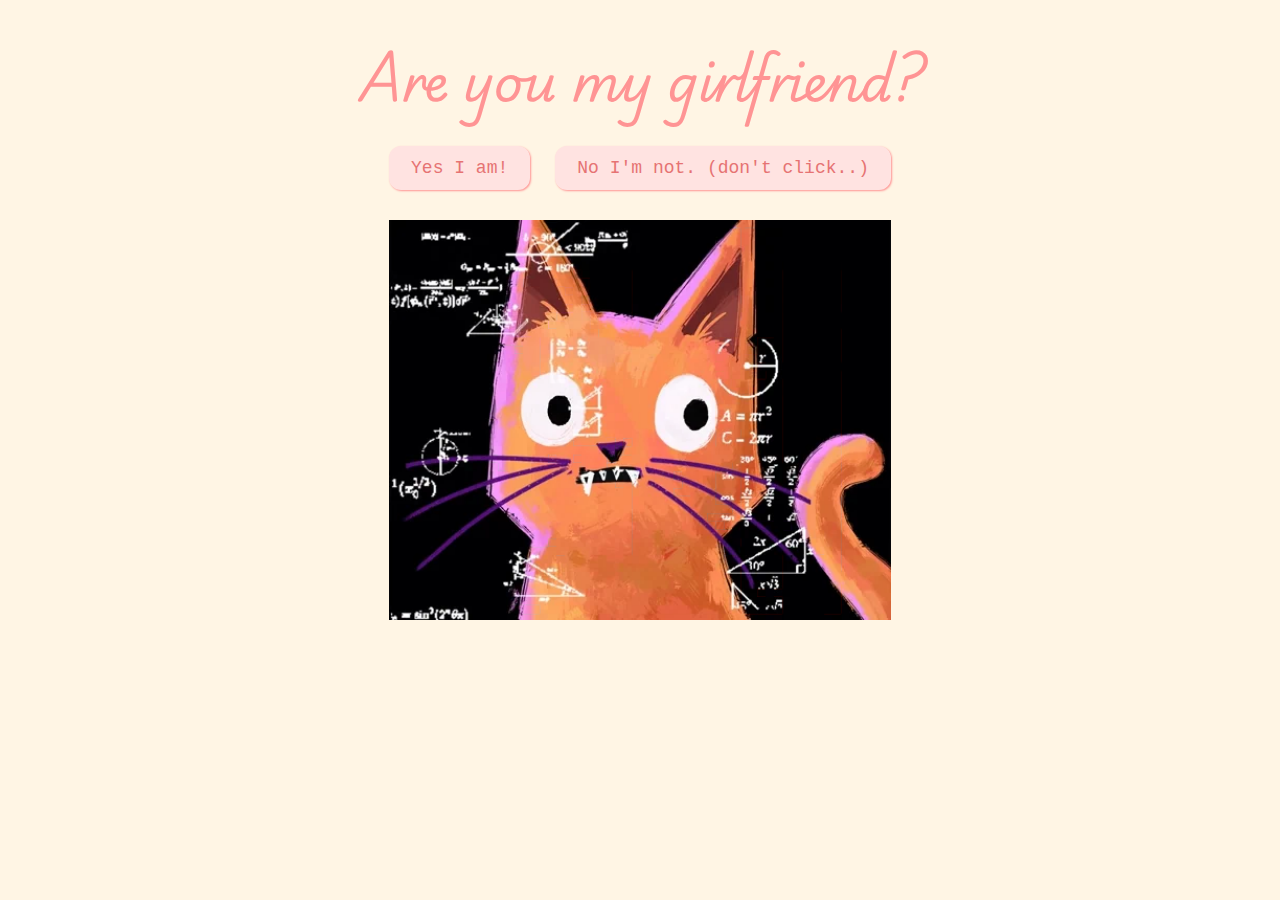
<file: index.html>
<!DOCTYPE html>
<html lang="en">

<head>
    <meta charset="UTF-8" />
    <meta name="viewport" content="width=device-width, initial-scale=1.0" />
    <title>Be My Valentine</title>
    <link rel="stylesheet" href="css/index.css" />
    <link rel="preconnect" href="https://fonts.googleapis.com">
    <link rel="preconnect" href="https://fonts.gstatic.com" crossorigin>
    <link href="https://fonts.googleapis.com/css2?family=Playwrite+AU+NSW:wght@100..400&display=swap" rel="stylesheet">
</head>

<body>
    <div id="valentineQuestion"><b>Are you my girlfriend?</b></div>
    <button class="answerButton" onclick="location.href='yay.html'">
        Yes I am!
    </button>
    <button class="answerButton" id="noButton">No I'm not. (don't click..)</button>
    <br />
    <img src="images/catthink.gif" alt="cat asking question" class="responsive" />

    <script>
        document
            .getElementById("noButton")
            .addEventListener("click", function () {
                var yesButton = document.querySelector(
                    'button[onclick*="yay.html"]'
                );
                var currentFontSize = parseInt(
                    window.getComputedStyle(yesButton).fontSize
                );
                yesButton.style.fontSize = currentFontSize + 10 + "px"; // Increase font size by 5px
            });
    </script>
</body>

</html>
</file>
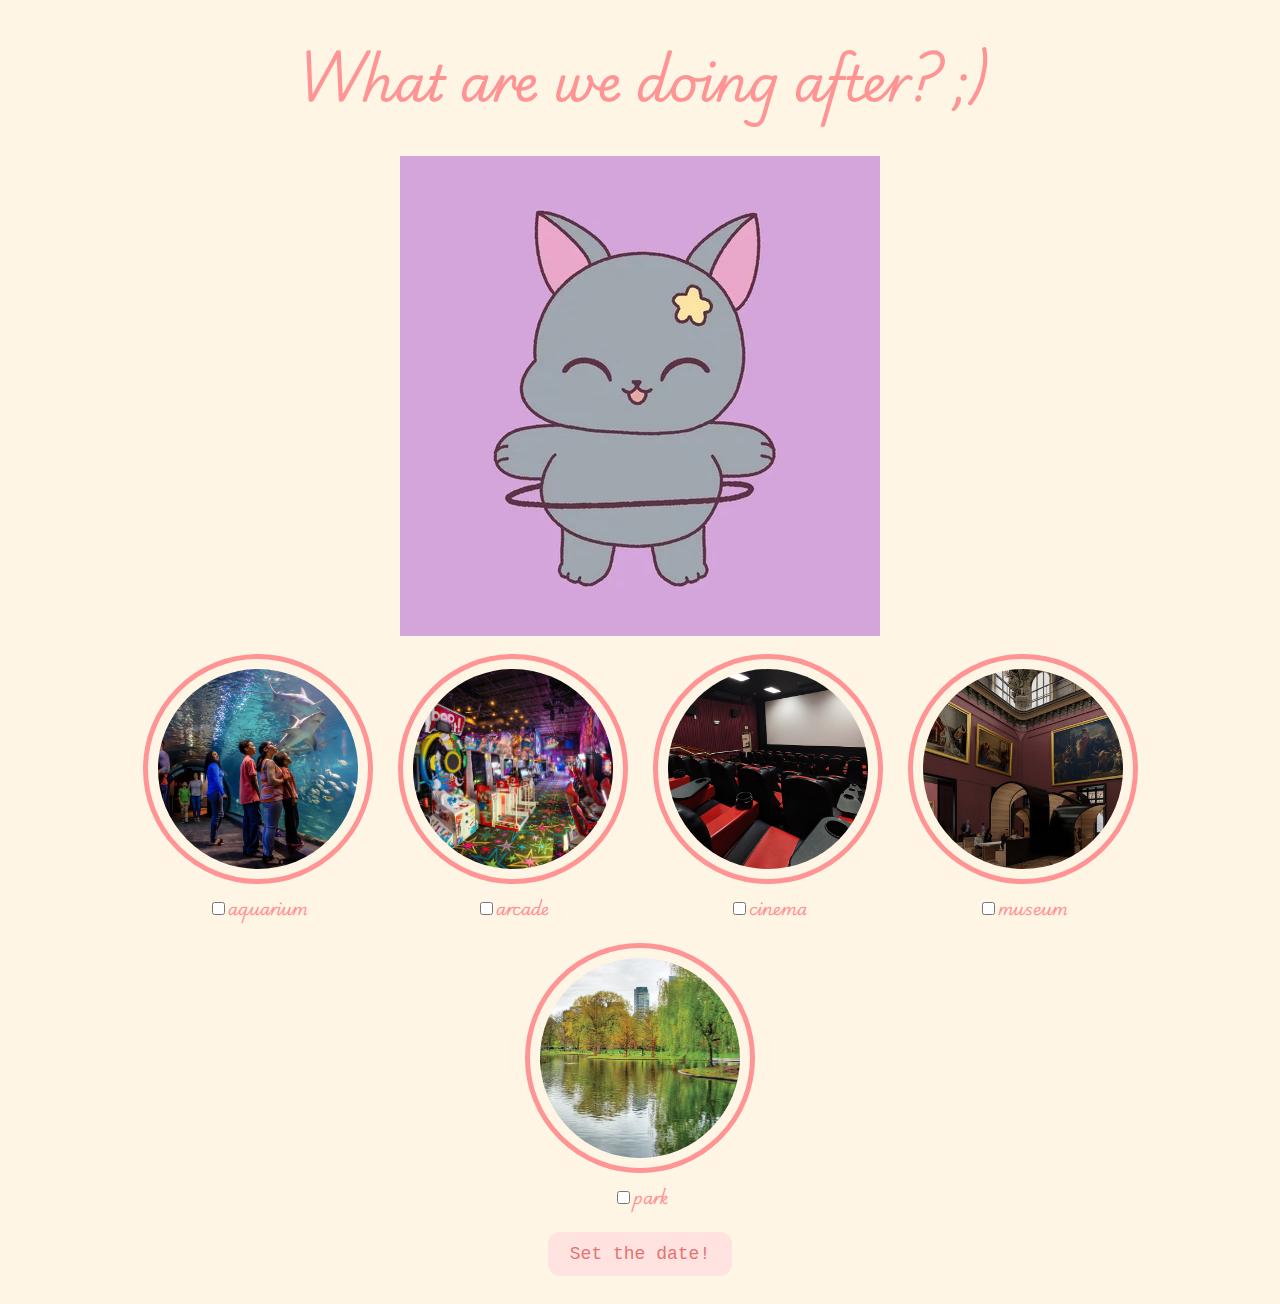
<file: activities.html>
<!DOCTYPE html>
<html lang="en">
  <head>
    <meta charset="UTF-8" />
    <meta name="viewport" content="width=device-width, initial-scale=1.0" />
    <title>Activities</title>
    <link rel="stylesheet" href="css/activities.css" />
    <link rel="preconnect" href="https://fonts.googleapis.com">
    <link rel="preconnect" href="https://fonts.gstatic.com" crossorigin>
    <link href="https://fonts.googleapis.com/css2?family=Playwrite+AU+NSW:wght@100..400&display=swap" rel="stylesheet">
  </head>
  <body>
    <div id="activityquestion"><b>What are we doing after? ;)</b></div>
    <img src="images/catdance.jpg" alt="cat dance" class="responsive" />
    <div class="activities-selection">
      <div class="activity-item">
        <img src="images/activities/aquarium.jpg" alt="aquarium" />
        <label
          ><input
            type="checkbox"
            name="activities"
            value="aquarium"
          />aquarium</label
        >
      </div>
      <div class="activity-item">
        <img src="images/activities/arcade.jpg" alt="arcade" />
        <label
          ><input
            type="checkbox"
            name="activities"
            value="arcade"
          />arcade</label
        >
      </div>
      <div class="activity-item">
        <img src="images/activities/cinema.jpg" alt="cinema" />
        <label
          ><input
            type="checkbox"
            name="activities"
            value="cinema"
          />cinema</label
        >
      </div>
      <div class="activity-item">
        <img src="images/activities/museum.jpg" alt="museum" />
        <label
          ><input
            type="checkbox"
            name="activities"
            value="museum"
          />museum</label
        >
      </div>
      <div class="activity-item">
        <img src="images/activities/park.jpg" alt="park" />
        <label
          ><input
            type="checkbox"
            name="activities"
            value="park"
          />park</label
        >
      </div>
    </div>
    <button class="button" onclick="location.href='flowerpage.html'">
      Set the date!
    </button>
  </body>
</html>
</file>
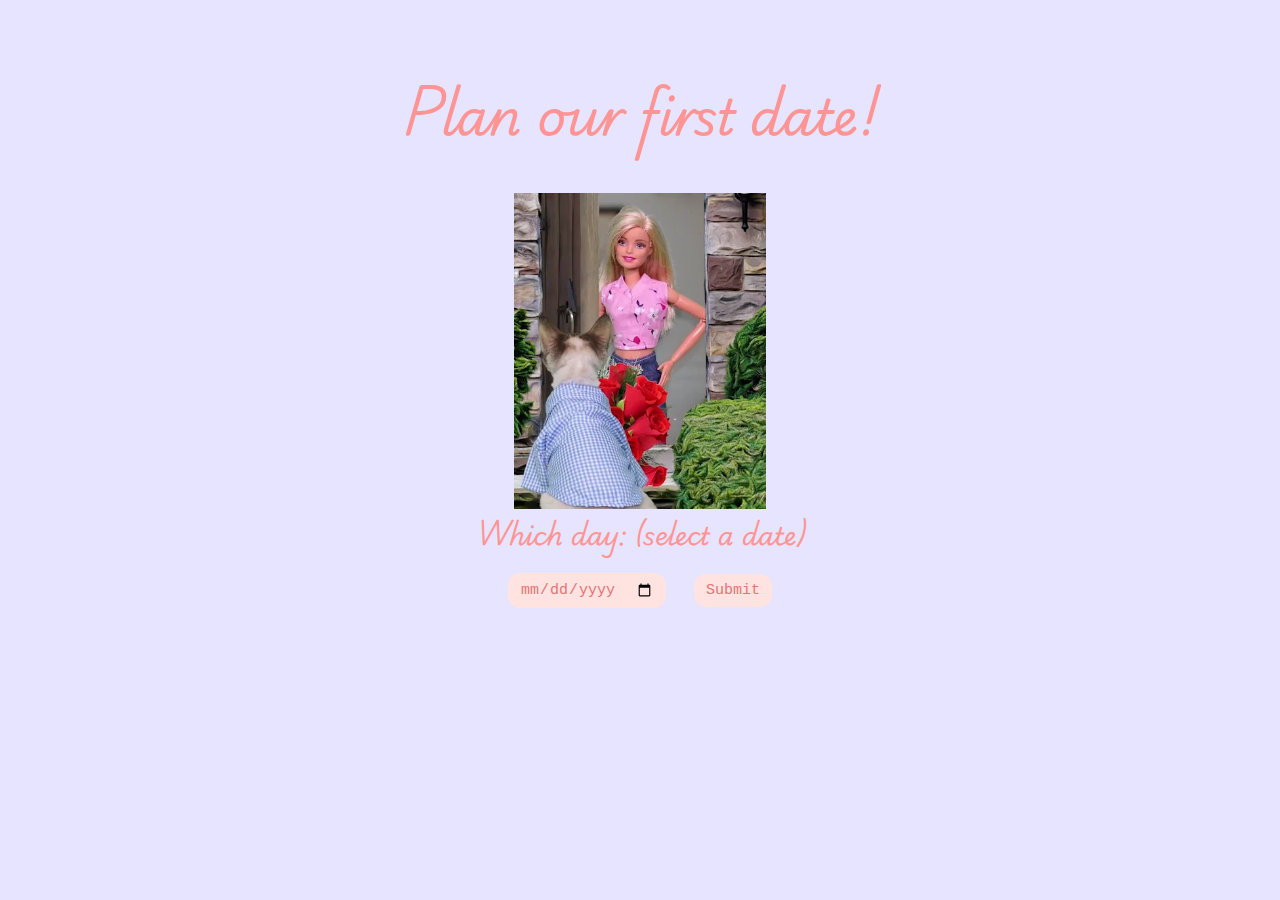
<file: date.html>
<!DOCTYPE html>
<html lang="en">
  <head>
    <meta charset="UTF-8" />
    <meta name="viewport" content="width=device-width, initial-scale=1.0" />
    <title>Date</title>
    <link rel="stylesheet" href="css/date.css" />
    <link rel="preconnect" href="https://fonts.googleapis.com">
    <link rel="preconnect" href="https://fonts.gstatic.com" crossorigin>
    <link href="https://fonts.googleapis.com/css2?family=Playwrite+AU+NSW:wght@100..400&display=swap" rel="stylesheet">
  </head>
  <body>
    <h1 title="choose a date">Plan our first date! </h1>
    <img src="images/date.gif" alt="cat asking question" class="responsive" />
    <form class="form-group">
      <label>Which day: (select a date)</label>
      <div>
        <input type="date" />
        <button class="button" type="submit" formaction="food.html">
          Submit
        </button>
      </div>
    </form>
  </body>
</html>
</file>
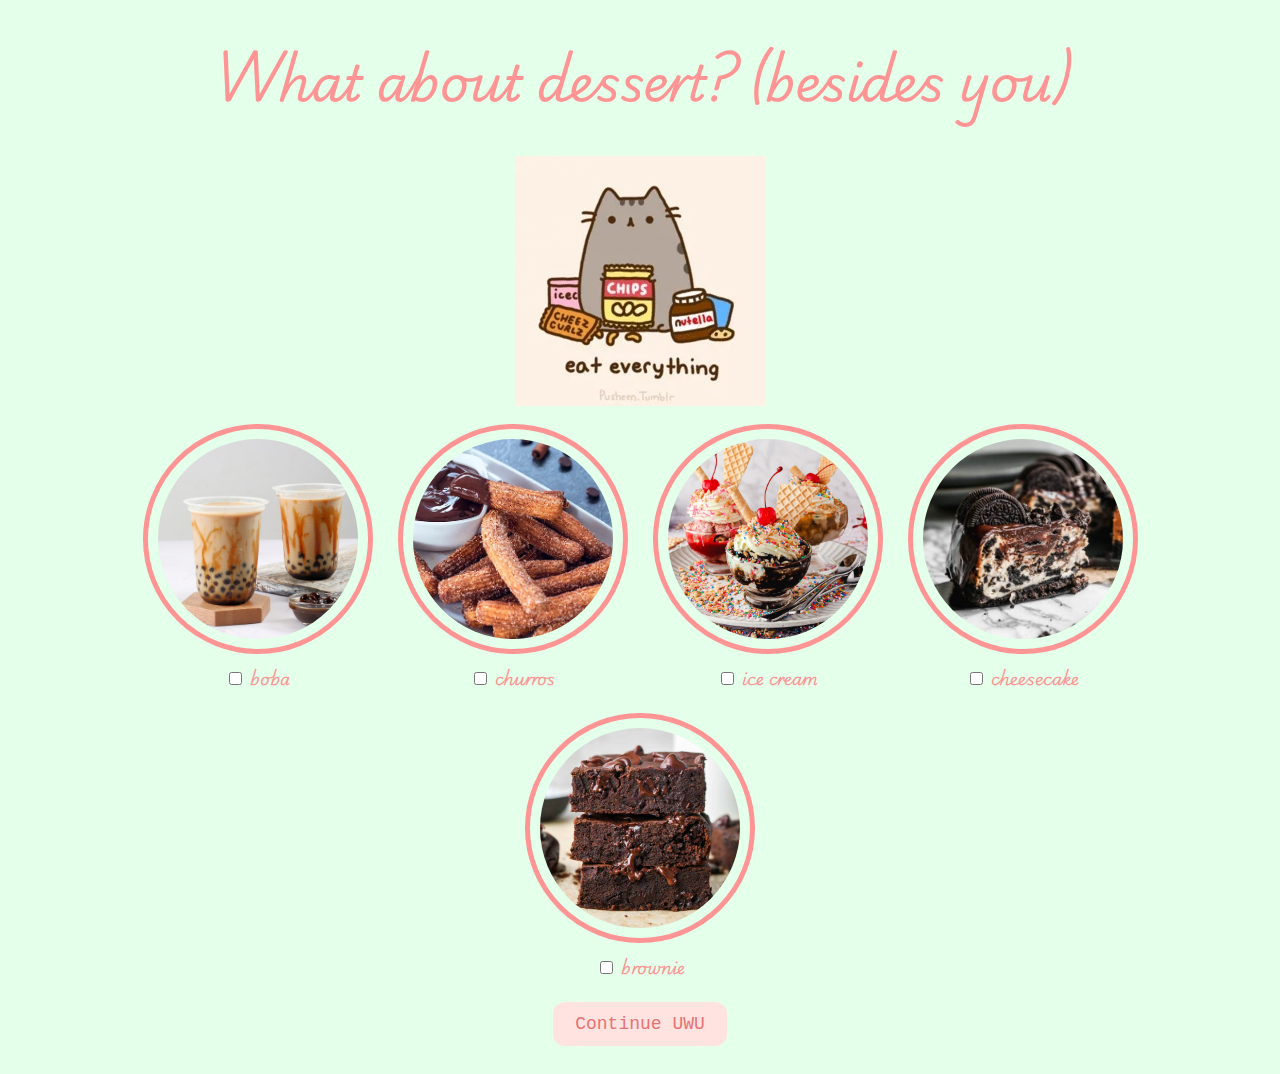
<file: dessert.html>
<!DOCTYPE html>
<html lang="en">
  <head>
    <meta charset="UTF-8" />
    <meta name="viewport" content="width=device-width, initial-scale=1.0" />
    <title>Dessert</title>
    <link rel="stylesheet" href="css/dessert.css" />
    <link rel="preconnect" href="https://fonts.googleapis.com">
    <link rel="preconnect" href="https://fonts.gstatic.com" crossorigin>
    <link href="https://fonts.googleapis.com/css2?family=Playwrite+AU+NSW:wght@100..400&display=swap" rel="stylesheet">
  </head>
  <body>
    <div id="dessertquestion">What about dessert? (besides you)</div>

    <img src="images/catdessert.jpg" alt="cat dessert" class="responsive" />

    <div class="dessert-selection">
      <div class="dessert-item">
        <img src="images/food/boba.jpg" alt="boba" />
        <label
          ><input type="checkbox" name="dessert" value="boba" /> boba</label
        >
      </div>
      <div class="dessert-item">
        <img src="images/food/churros.jpg" alt="churro" />
        <label
          ><input type="checkbox" name="dessert" value="churro" /> churros</label
        >
      </div>
      <div class="dessert-item">
        <img src="images/food/icecream.jpg" alt="icecream" />
        <label
          ><input type="checkbox" name="dessert" value="icecream" /> ice cream</label
        >
      </div>
      <div class="dessert-item">
        <img src="images/food/cheesecake.jpg" alt="cheesecake" />
        <label
          ><input type="checkbox" name="dessert" value="cheesecake" /> cheesecake</label
        >
      </div>
      <div class="dessert-item">
        <img src="images/food/brownie.jpg" alt="brownie" />
        <label
          ><input type="checkbox" name="dessert" value="brownie" />
          brownie</label
        >
      </div>
    </div>
    <button class="button" onclick="location.href='activities.html'">
      Continue UWU
    </button>
  </body>
</html>
</file>
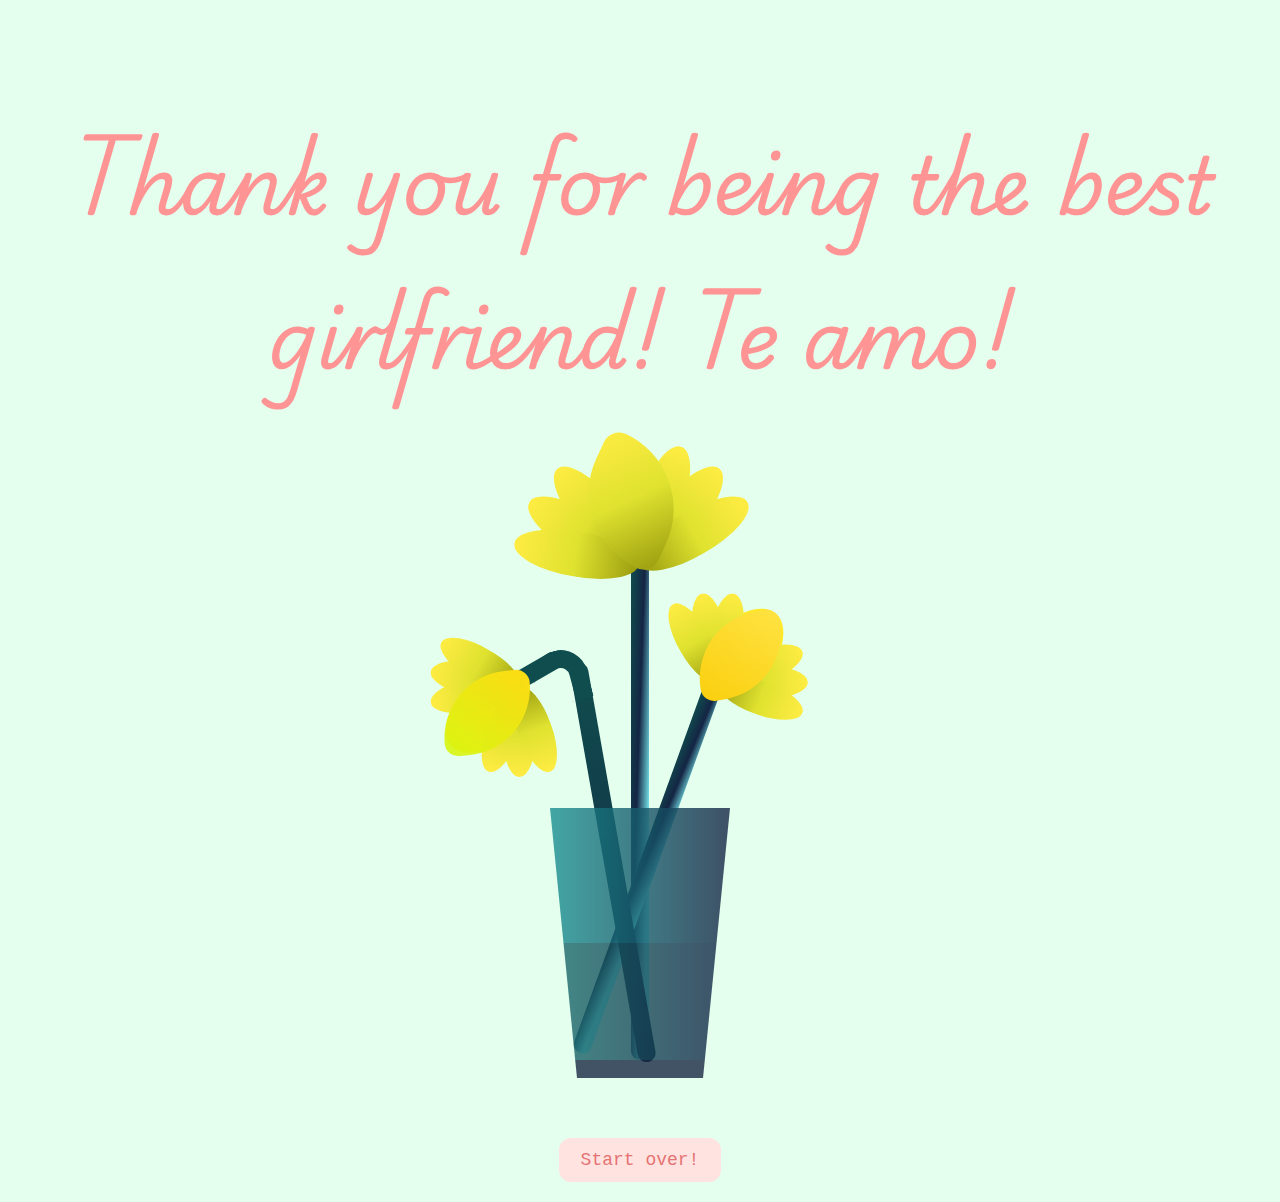
<file: flowerpage.html>
<!DOCTYPE html>
<html lang="en">
  <head>
    <meta charset="UTF-8" />
    <meta name="viewport" content="width=device-width, initial-scale=1.0" />
    <title>Document</title>
    <link rel="stylesheet" href="css/flower.css" />
    <link rel="preconnect" href="https://fonts.googleapis.com">
    <link rel="preconnect" href="https://fonts.gstatic.com" crossorigin>
    <link href="https://fonts.googleapis.com/css2?family=Playwrite+AU+NSW:wght@100..400&display=swap" rel="stylesheet">
  </head>
  <body>
    <div id="thankyou"><b>Thank you for being the best girlfriend! Te amo!</b></div>
    <div class="flower">
      <div class="f-wrapper">
        <div class="flower__line"></div>
        <div class="f">
          <div class="flower__leaf flower__leaf--1"></div>
          <div class="flower__leaf flower__leaf--2"></div>
          <div class="flower__leaf flower__leaf--3"></div>
          <div class="flower__leaf flower__leaf--4"></div>
          <div class="flower__leaf flower__leaf--5"></div>
          <div class="flower__leaf flower__leaf--6"></div>
          <div class="flower__leaf flower__leaf--7"></div>
          <div
            class="flower__leaf flower__leaf--8 flower__fall-down--yellow"
          ></div>
        </div>
      </div>

      <div class="f-wrapper f-wrapper--2">
        <div class="flower__line"></div>
        <div class="f">
          <div class="flower__leaf flower__leaf--1"></div>
          <div class="flower__leaf flower__leaf--2"></div>
          <div class="flower__leaf flower__leaf--3"></div>
          <div class="flower__leaf flower__leaf--4"></div>
          <div class="flower__leaf flower__leaf--5"></div>
          <div class="flower__leaf flower__leaf--6"></div>
          <div class="flower__leaf flower__leaf--7"></div>
          <div
            class="flower__leaf flower__leaf--8 flower__fall-down--pink"
          ></div>
        </div>
      </div>

      <div class="f-wrapper f-wrapper--3">
        <div class="flower__line"></div>
        <div class="f">
          <div class="flower__leaf flower__leaf--1"></div>
          <div class="flower__leaf flower__leaf--2"></div>
          <div class="flower__leaf flower__leaf--3"></div>
          <div class="flower__leaf flower__leaf--4"></div>
          <div class="flower__leaf flower__leaf--5"></div>
          <div class="flower__leaf flower__leaf--6"></div>
          <div class="flower__leaf flower__leaf--7"></div>
          <div
            class="flower__leaf flower__leaf--8 flower__fall-down--purple"
          ></div>
        </div>
      </div>
      <div class="flower__glass"></div>
    </div>
    <button class="button" onclick="location.href='index.html'">
      Start over!
    </button>
  </body>
</html>
</file>
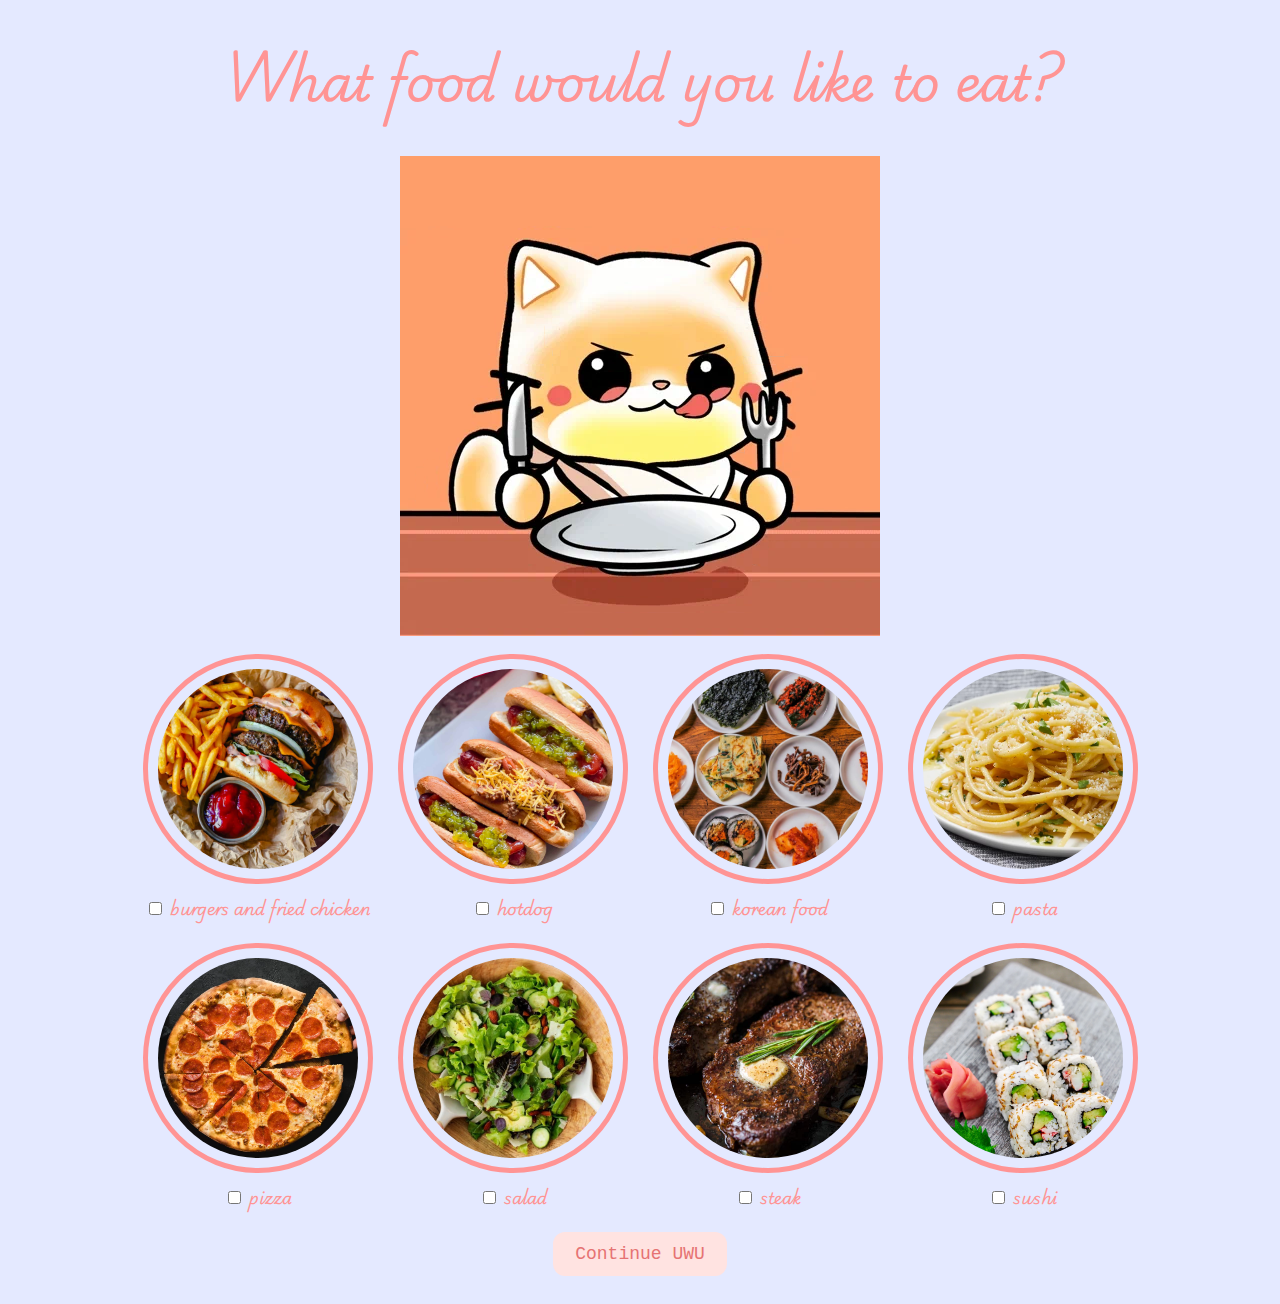
<file: food.html>
<!DOCTYPE html>
<html lang="en">
  <head>
    <meta charset="UTF-8" />
    <meta name="viewport" content="width=device-width, initial-scale=1.0" />
    <title>Food Selection</title>
    <link rel="stylesheet" href="css/food.css" />
    <link rel="preconnect" href="https://fonts.googleapis.com">
    <link rel="preconnect" href="https://fonts.gstatic.com" crossorigin>
    <link href="https://fonts.googleapis.com/css2?family=Playwrite+AU+NSW:wght@100..400&display=swap" rel="stylesheet">
  </head>
  <body>
    <div id="foodquestion">
      <b>What food would you like to eat?</b>
    </div>

    <img src="images/hungrycat.jpg" alt="cat hungry" class="responsive" />

    <div class="food-selection">
      <div class="food-item">
        <img src="images/food/burger.jpg" alt="Burgers, fries and fried chicken" />
        <label
          ><input
            type="checkbox"
            name="food"
            value="Burgers, fries and fried chicken"
          />
          burgers and fried chicken</label
        >
      </div>
      <div class="food-item">
        <img src="images/food/hotdog.jpg" alt="dog" />
        <label
          ><input type="checkbox" name="food" value="hotdog" /> hotdog</label
        >
      </div>
      <div class="food-item">
        <img src="images/food/korean.jpg" alt="koreanfood" />
        <label
          ><input type="checkbox" name="food" value="Korean food" /> korean
          food</label
        >
      </div>
      <div class="food-item">
        <img src="images/food/pasta.jpg" alt="pasta" />
        <label><input type="checkbox" name="food" value="pasta" /> pasta</label>
      </div>
      <div class="food-item">
        <img src="images/food/pizza.jpg" alt="pizza" />
        <label><input type="checkbox" name="food" value="pizza" /> pizza</label>
      </div>
      <div class="food-item">
        <img src="images/food/salad.jpg" alt="salad" />
        <label><input type="checkbox" name="food" value="salad" /> salad</label>
      </div>
      <div class="food-item">
        <img src="images/food/steak.jpg" alt="steak" />
        <label><input type="checkbox" name="food" value="steak" /> steak</label>
      </div>
      <div class="food-item">
        <img src="images/food/sushi.jpg" alt="sushi" />
        <label><input type="checkbox" name="food" value="sushi" /> sushi</label>
      </div>
    </div>
    <button class="button" onclick="location.href='dessert.html'">
      Continue UWU
    </button>
  </body>
</html>
</file>
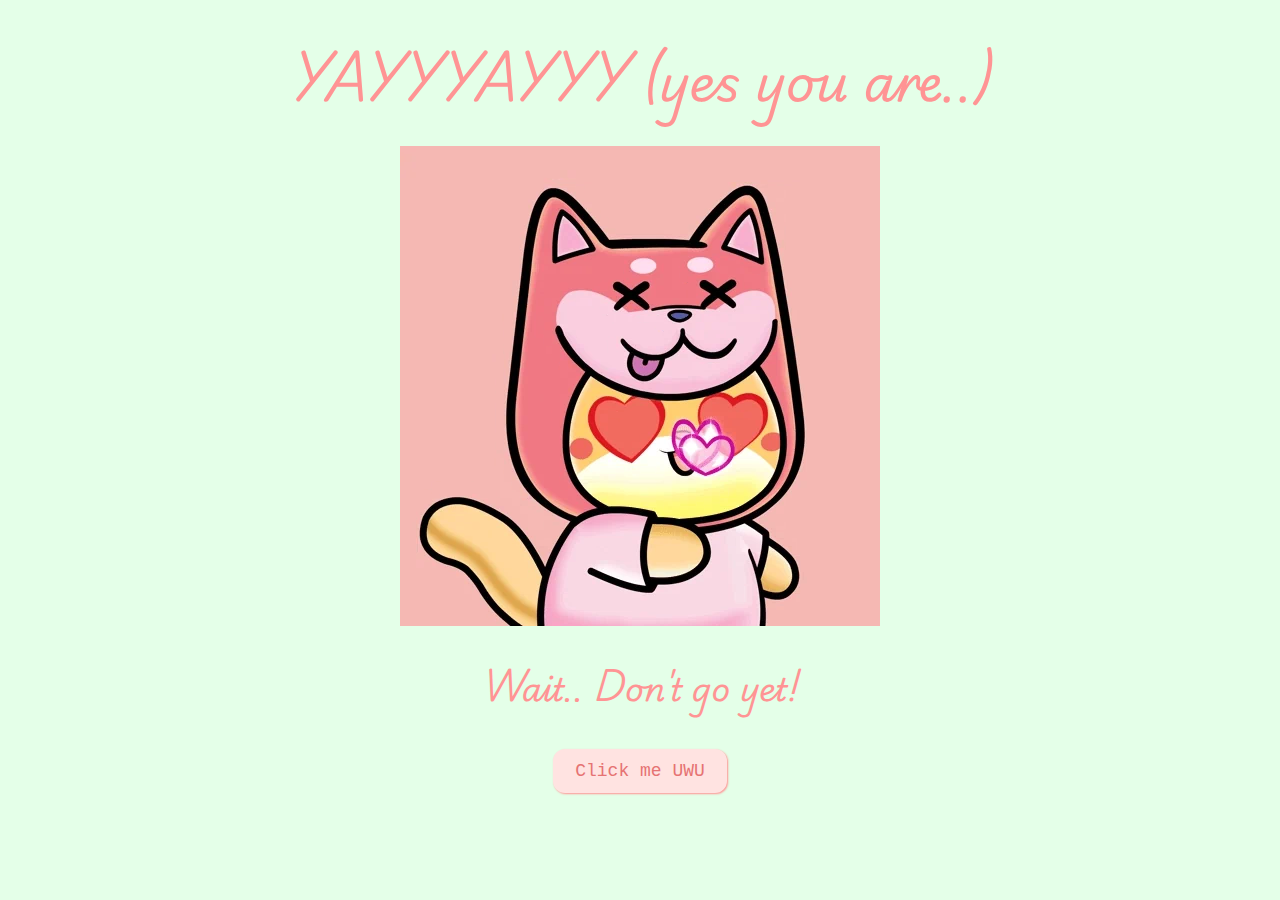
<file: yay.html>
<!DOCTYPE html>
<html lang="en">
  <head>
    <meta charset="UTF-8" />
    <meta name="viewport" content="width=device-width, initial-scale=1.0" />
    <title>Thank you</title>
    <link rel="stylesheet" href="css/yay.css" />
    <link rel="preconnect" href="https://fonts.googleapis.com">
    <link rel="preconnect" href="https://fonts.gstatic.com" crossorigin>
    <link href="https://fonts.googleapis.com/css2?family=Playwrite+AU+NSW:wght@100..400&display=swap" rel="stylesheet">
  </head>
  <body>
    <div id="thankyou"><b>YAYYYAYYY (yes you are..)</b></div>

    <img id="rizz" src="images/catlove.gif" alt="rizzler god" class="responsive" />
    <br />
    <!-- <audio controls autoplay loop>
      <source src="congratulations.mp3" type="audio/mpeg" />
      Your browser does not support the audio element.
    </audio> -->
    <h1>Wait.. Don't go yet!</h1>
    <button class="button" onclick="location.href='date.html'">
      Click me UWU
    </button>
  </body>
</html>
</file>
<file: css/index.css>
body {
    text-align: center;
    margin-top: 30px;
    font-family: "Playwrite AU NSW";
    background-color: #fff5e4;
    color: #ff9494;
  }
  
  img {
    height: 400px;
    width: auto;
    padding: 10px;
  }
  
  #valentineQuestion {
    font-size: 50px;
    margin-bottom: 10px;
  }
  .answerButton {
    padding: 10px 20px;
    font-size: 18px;
    cursor: pointer;
    margin: 10px;
    font-family: "courier";
    margin-bottom: 20px;
    background-color: #ffe3e1;
    color: #e67373;
    border-radius: 12px;
    border: 2px solid #ffe3e1;
    box-shadow: 1px 1px 2px #ff9494;
    transition: 0.3s;
  }
  
  .answerButton:hover {
    background-color: #ff9494;
    color: #ffe3e1;
    border: 2px solid #ff9494;
    box-shadow: 1px 1px 2px #ffe3e1;
  }
</file>
<file: css/activities.css>
body {
    text-align: center;
    margin-top: 30px;
    font-family: "Playwrite AU NSW";
    background-color: #fff5e4;
    color: #ff9494;
  }
  #activityquestion {
    font-size: 50px;
    margin-bottom: 30px;
  }
  .activity-item {
    display: inline-block;
    margin: 10px;
    vertical-align: top;
    color: #ff9494;
  }
  .activity-item img {
    height: 200px;
    width: 200px;
    border-radius: 50%;
    border: 5px solid #ff9494;
    object-fit: cover;
    padding: 10px;
  }
  .activity-item label {
    display: block;
  }
  .button {
    padding: 10px 20px;
    font-size: 18px;
    cursor: pointer;
    margin: 10px;
    font-family: "courier";
    margin-bottom: 20px;
    background-color: #ffe3e1;
    color: #e67373;
    border-radius: 12px;
    border: 2px solid #ffe3e1;
  }
</file>
<file: css/date.css>
body {
    text-align: center;
    margin-top: 30px;
    font-family: "Playwrite AU NSW";
    background-color: #e6e4ff;
    color: #ff9494;
    display: flex;
    flex-direction: column;
  }
  h1 {
    font-size: 50px;
  }
  
  form .header {
    width: 100%;
    display: flex;
    font-size: 20px;
    margin-bottom: 20px;
    color: #ff9494;
  }

  .responsive {
    max-width: 20%;
    height: auto;
    display: block;
    margin-left: auto;
    margin-right: auto;
  }
  
  .form-group {
    display: flex;
    flex-direction: column;
    justify-content: center;
    font-size: 25px;
  }
  
  .button {
    padding: 6px 10px;
    font-size: 15px;
    cursor: pointer;
    margin: 10px;
    font-family: "courier";
    margin-bottom: 10px;
    background-color: #ffe3e1;
    color: #e67373;
    border-radius: 12px;
    border: 2px solid #ffe3e1;
    transition: 0.3s;
  }
  
  .button:hover {
    background-color: #ff9494;
    color: #ffe3e1;
    border: 2px solid #ff9494;
  }
  
  input[type="date"] {
    padding: 6px 10px;
    font-size: 15px;
    cursor: pointer;
    margin: 10px;
    font-family: "courier";
    margin-bottom: 10px;
    background-color: #ffe3e1;
    color: #e67373;
    border-radius: 12px;
    border: 2px solid #ffe3e1;
  }
</file>
<file: css/dessert.css>
body {
    text-align: center;
    margin-top: 30px;
    font-family: "Playwrite AU NSW";
    background-color: #e4ffea;
    color: #ff9494;
  }
  #dessertquestion {
    font-size: 50px;
    margin-bottom: 30px;
    font-weight: bold;
  }
  .dessert-item {
    display: inline-table;
    margin: 10px;
    vertical-align: top;
    color: #ff9494;
  }
  .dessert-item img {
    height: 200px;
    width: 200px;
    border-radius: 50%;
    border: 5px solid #ff9494;
    object-fit: cover;
    padding: 10px;
  }
  .dessert-item label {
    display: block;
  }
  .button {
    padding: 10px 20px;
    font-size: 18px;
    cursor: pointer;
    margin: 10px;
    font-family: "courier";
    margin-bottom: 20px;
    background-color: #ffe3e1;
    color: #e67373;
    border-radius: 12px;
    border: 2px solid #ffe3e1;
  }
</file>
<file: css/flower.css>
*,
*::after,
*::before{
    padding: 0;
    margin: 0;
    box-sizing: border-box;
}

:root{
    --color-bg: linear-gradient(to top,#010329,#000005);
    --color-glass:linear-gradient(to left,#142544,#1a9092);
    --color-water:linear-gradient(to left,#142544,#1b6d6e);
}

body{
    background-color: #e4ffee;
    min-height: 100vh;
    display: flex;
    flex-direction: column; 
    align-items: center;
    justify-content: flex-start; 
    overflow: hidden;
	color: #FF9494;
    font-family: "Playwrite AU NSW";
}

#thankyou {
    width: 100%; 
    text-align: center; 
    margin-top: 100px; 
    z-index: 1000; 
    position: relative; 
	margin-bottom: 400px;
	font-size: 80px;
}

.flower{
    position: relative;
}

.button {
    padding: 10px 20px;
    font-size: 18px;
    cursor: pointer;
    margin: 60px;
    font-family: "courier";
    margin-bottom: 20px;
    background-color: #ffe3e1;
    color: #e67373;
    border-radius: 12px;
    border: 2px solid #ffe3e1;
  }

.flower__glass{
    width:20vmin;
    height: 30vmin;
    background-image: var(--color-glass);
    clip-path: polygon(0 0, 100% 0, 85% 100%, 15% 100%);
    opacity: .8;
    position: relative;
}

.flower__glass::after{
    content: '';
    position: absolute;
    bottom: 0;
    left: 0;
    background-color: #182843;
    width: 100%;
    height: 2vmin;
}

.flower__glass::before{
    content: '';
    position: absolute;
    bottom: 0;
    left: 0;
    background-image: var(--color-water);
    width: 100%;
    height: 15vmin;
}

.f-wrapper{
    position: absolute;
    left: 45%;
    bottom: 2vmin;
}

.f-wrapper--2{
    left: 50%;
    bottom: 5%;
    transform-origin: 10% left;
    transform: rotate(20deg);
}

.f-wrapper--3{
    left: 30%;
    bottom: 5%;
    transform-origin: 10% left;
    transform: rotate(-10deg);
}

.f-wrapper--3 .flower__line{
    height: 45vmin;
    position: relative;
}

.f-wrapper--3 .flower__line::after{
    content: '';
    position: absolute;
    left:0;
    top: 0;
    width: 6vmin;
    height: 6vmin;
    transform: translate(-69%,-30%) rotate(-5deg);
    border-radius:10vmin 10vmin 0 0;
    border: 2vmin solid  #104d4e;
    border-bottom: transparent;
    border-left: transparent;
}

.f-wrapper--3 .flower__line::before{
    content: '';
    position: absolute;
    left:-40%;
    top: -1%;
    width: 6vmin;
    height: 2vmin;
    transform-origin: right;
    transform: translate(-100%,-80%) rotate(-20deg);
    background-color: #104d4e;
    border-radius: 2vmin;
}

.f-wrapper--3 .flower__line{
    background-image: linear-gradient(to top,#142544,#104d4e);
}


.f-wrapper--2 .flower__line{
    height: 45vmin;
}

.f-wrapper--2 .f{
    transform: translateX(-50%) rotate(20deg);
}

.f-wrapper--3 .f{
    transform: translate(-350%,-50%) rotate(-120deg);
}

.f-wrapper--2 .flower__leaf:not(:first-child){
    width: 3.8vmin;
    height: 10vmin;
    background-image: linear-gradient(to bottom, #ffec43 ,#dfe22f, #9c9e10 99%);
}

.f-wrapper--3 .flower__leaf:not(:first-child){
    width: 3.8vmin;
    height: 10vmin;
    background-image: linear-gradient(to bottom, #ffec43 ,#dfe22f, #9c9e10 99%);
}

.f-wrapper--3 .flower__leaf--1{
    width: 8vmin;
    height: 10vmin;
    bottom: 2vmin;
    background-color: #ffe927;
}

.f-wrapper--2 .flower__leaf--1{
    width: 8vmin;
    height: 10vmin;
    bottom: 2vmin;
    background-color: #ffe927;
}

.f-wrapper--2 .f .flower__leaf--8{
    width: 10vmin;
    height: 9vmin;
    bottom: 3vmin;
    left: -30%;
    transform: rotate(-50deg);
    background-image: linear-gradient(to left bottom, #ffe343 ,#facf0d);;
}

.f-wrapper--3 .f .flower__leaf--8{
    width: 10vmin;
    height: 9vmin;
    left: -10% !important;
    background-image: linear-gradient(to left bottom, #d4f70ee3 ,#ffdc15);;
}

.flower__line{
    width: 2vmin;
    height: 56vmin;
    background-image: linear-gradient(to left top,#82fdff 20%,#142544,#104d4e);
    border-radius: 4vmin;
}

.f{
    position: absolute;
    top: 1vmin;
    left: 50%;
    transform: translateX(-50%) rotate(-10deg);
    width: 2vmin;
    height: 2vmin;
}


.flower__leaf{
    position: absolute;
    left: 50%;
    bottom: 2vmin;
    transform: translateX(-50%);
    width: 5vmin;
    height: 14vmin;
    background-image: linear-gradient(to bottom, #ffec43 ,#dfe22f, #9c9e10 99%);

    clip-path: ellipse(50% 50% at 50% 50%);
    transform-origin: center bottom;
    animation: open-flower 2s 1s backwards;
}

.flower__leaf--1{
    width: 10vmin;
    height: 12vmin;
    bottom: 3vmin;
    border-radius: 50% 50% 50% 50% / 80% 80% 20% 20%;
    background-color: #ffe927;
    background-image: none;
    animation: open-flowe--middle  1.4s 1s backwards;
}

.flower__leaf--2{
    transform: translateX(-50%) rotate(-30deg);
}
.flower__leaf--3{
    transform: translateX(-50%) rotate(-50deg);
}
.flower__leaf--4{
    transform: translateX(-50%) rotate(-70deg);
}

.flower__leaf--5{
    transform: translateX(-50%) rotate(30deg);
}

.flower__leaf--6{
    transform: translateX(-50%) rotate(50deg);
}

.flower__leaf--7{
    transform: translateX(-50%) rotate(70deg);
}

.flower__leaf--8{
    width: 13vmin;
    height: 11vmin;
    bottom: 6vmin;
    left: -30%;
    border-radius: none;
    clip-path: none;
    border-radius: 10vmin 2vmin 10vmin 2vmin;
    transform: rotate(-55deg);
    background-image: linear-gradient(to left bottom, #ffec43 ,#dfe22f, #9c9e10 98%);
}

.flower__fall-down--yellow{
    animation: flower-fall-down-yellow  8s 1.2s linear forwards;
}

.flower__fall-down--pink{
    animation: flower-fall-down-pink  5s 1.2s linear forwards;
}

.flower__fall-down--purple{
    bottom: 4vmin;
    animation:flower-fall-down-purple  6s 1.2s linear forwards, flower-falling 6s 7.2s linear infinite;
}


@keyframes open-flower{
        0%{
            transform:  translateX(-50%) rotate(0);
        }
}

@keyframes open-flowe--middle {
    0%{
        opacity: 0;
        transform: translateX(-50%) scale(0);
    }
}

@keyframes flower-fall-down-pink {

    0%{
        transform: rotate(-55deg);
    }

    50%{
        transform: rotateX(-100deg);
    }

    100%{
        transform:translate(2vmin,28vmin);
    }

}

@keyframes flower-fall-down-yellow {

    0%{
        transform: rotate(-55deg);
    }

    50%{
        bottom: 3vmin;
        transform: rotateX(-100deg);
    }

    100%{
        transform:translate(2vmin,70vmin) rotate(150deg);
    }

}

@keyframes flower-fall-down-purple {

    0%{
        transform: rotate(-50deg);
    }

    25%{
        bottom: 1vmin ;
        transform: rotateX(-100deg);
        perspective: 0px;
    }

    50%{
        perspective: 0px;
        transform:translate(-30vmin,2vmin) rotate(90deg);
    }

    75%{
        perspective: 0px;
        transform:translate(-34vmin,-2vmin);
    }

    100%{
        transform-origin: center;
        transform:translate(-34vmin,-2vmin) rotateY(-80deg) rotateX(35deg);
    }

}

@keyframes flower-falling {
    0%,100%{
        transform-origin: center;
        transform:translate(-34vmin,-2vmin) rotateY(-80deg) rotateX(35deg);
    }

    25%{
        transform-origin: center;
        transform:translate(-34.4vmin,-2vmin) rotateY(-84deg) rotateX(35deg);
    }

    50%{
        transform-origin: center;
        transform:translate(-32vmin,-4.2vmin) rotateY(-80deg) rotateX(35deg);
    }

    75%{
        transform-origin: center;
        transform:translate(-36vmin,1.1vmin) rotateY(-80deg) rotateX(35deg);
    }
}
</file>
<file: css/food.css>
body {
    text-align: center;
    margin-top: 30px;
    font-family: "Playwrite AU NSW";
    background-color: #e4e9ff;
    color: #ff9494;
  }
  #foodquestion {
    font-size: 50px;
    margin-bottom: 30px;
  }
  .food-item {
    display: inline-block;
    margin: 10px;
    vertical-align: top;
    color: #ff9494;
  }
  .food-item img {
    height: 200px;
    width: 200px;
    border-radius: 50%;
    border: 5px solid #ff9494;
    object-fit: cover;
    padding: 10px;
  }
  .food-item label {
    display: block;
  }
  .button {
    padding: 10px 20px;
    font-size: 18px;
    cursor: pointer;
    margin: 10px;
    font-family: "courier";
    margin-bottom: 20px;
    background-color: #ffe3e1;
    color: #e67373;
    border-radius: 12px;
    border: 2px solid #ffe3e1;
  }
</file>
<file: css/yay.css>
body {
    text-align: center;
    margin-top: 30px;
    font-family: "Playwrite AU NSW";
    background-color: #e4ffe8;
    color: #ff9494;
  }
  #thankyou {
    font-size: 50px;
    margin-bottom: 20px;
  }
  .rizz {
    margin-bottom: 10 px;
  }
  .button {
    padding: 10px 20px;
    font-size: 18px;
    cursor: pointer;
    margin: 10px;
    font-family: "courier";
    margin-bottom: 20px;
    background-color: #ffe3e1;
    color: #e67373;
    border-radius: 12px;
    border: 2px solid #ffe3e1;
    box-shadow: 1px 1px 2px #ff9494;
    transition: 0.3s;
  }
  
  .button:hover {
    background-color: #ff9494;
    color: #ffe3e1;
    border: 2px solid #ff9494;
    box-shadow: 1px 1px 2px #ffe3e1;
  }
</file>
